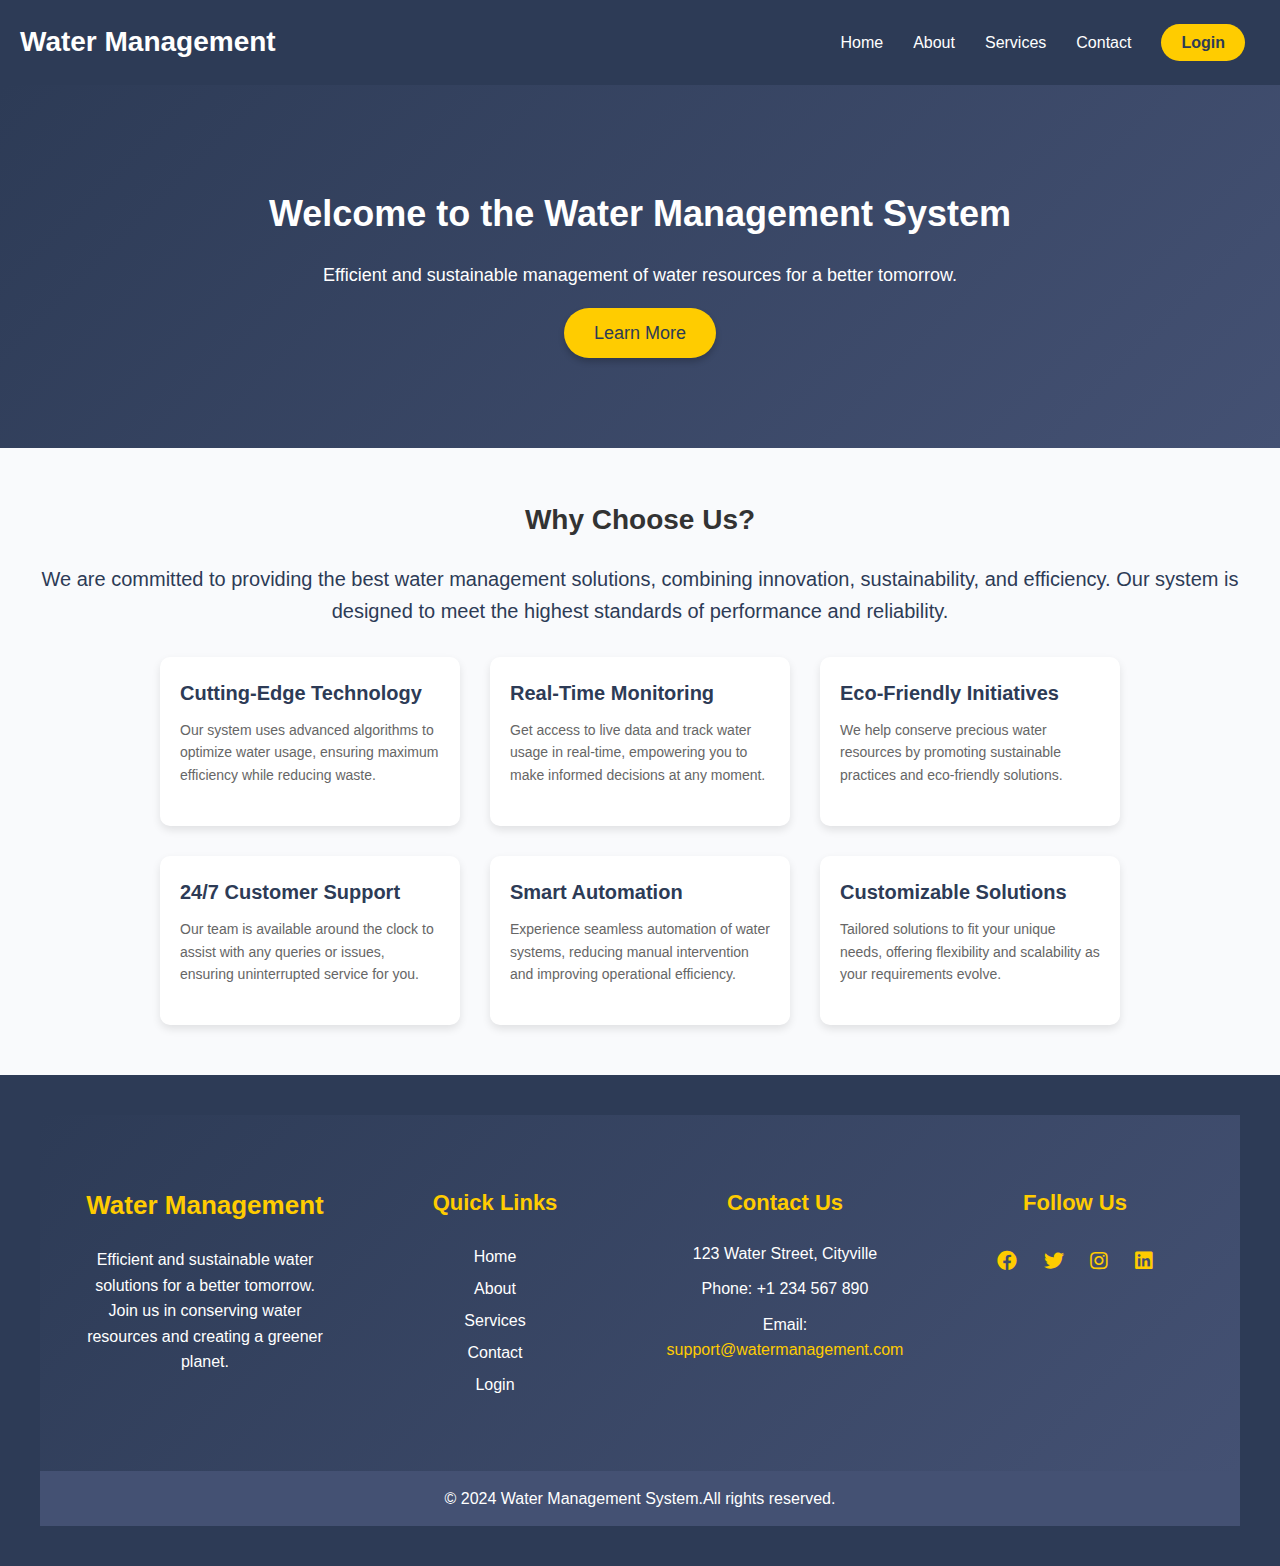
<file: front-page/index.html>
<!DOCTYPE html>
<html lang="en">
<head>
    <meta charset="UTF-8">
    <meta name="viewport" content="width=device-width, initial-scale=1.0">
    <title>Water Management System</title>
    <style>
        * {
            margin: 0;
            padding: 0;
            box-sizing: border-box;
            font-family: 'Arial', sans-serif;
        }

        :root {
            --primary-color: #2d3b56;
            --secondary-color: #ffcc00;
            --accent-color: #445173;
            --text-light: #fff;
            --text-dark: #333;
            --text-muted: #666;
            --background-light: #f9fafc;
            --gradient: linear-gradient(135deg, #2d3b56, #445173);
        }

        /* Body Styling */
        body {
            font-family: 'Arial', sans-serif;
            background-color: var(--background-light);
            line-height: 1.6;
        }

        /* Header Section */
        header {
            background: var(--primary-color);
            color: var(--text-light);
            padding: 20px;
            display: flex;
            justify-content: space-between;
            align-items: center;
            box-shadow: 0 4px 8px rgba(0, 0, 0, 0.1);
        }

        header .logo h1 {
            font-size: 28px;
            font-weight: 700;
        }

        nav ul {
            list-style: none;
            display: flex;
        }

        nav ul li {
            margin: 0 15px;
        }

        nav ul li a {
            text-decoration: none;
            color: var(--text-light);
            font-size: 16px;
            font-weight: 500;
            position: relative;
            transition: color 0.3s ease;
        }

        nav ul li a::after {
            content: '';
            position: absolute;
            width: 0;
            height: 2px;
            background-color: var(--secondary-color);
            left: 50%;
            bottom: -5px;
            transition: width 0.3s ease, left 0.3s ease;
        }

        nav ul li a:hover::after {
            width: 100%;
            left: 0;
        }

        nav .login-btn {
            background-color: var(--secondary-color);
            padding: 10px 20px;
            border-radius: 20px;
            font-weight: 600;
            color: var(--primary-color);
            transition: background-color 0.3s ease;
        }

        nav .login-btn:hover {
            background-color: #e6b800;
        }

        /* Front Page Section */
        .front-page {
            text-align: center;
            padding: 100px 20px;
            background: var(--gradient);
            color: var(--text-light);
        }

        .front-page h2 {
            font-size: 36px;
            margin-bottom: 20px;
        }

        .front-page p {
            font-size: 18px;
            margin-bottom: 30px;
            line-height: 1.5;
        }

        .front-page .cta-button {
            background-color: var(--secondary-color);
            padding: 15px 30px;
            color: var(--primary-color);
            font-size: 18px;
            text-decoration: none;
            border-radius: 30px;
            box-shadow: 0 4px 6px rgba(0, 0, 0, 0.2);
            transition: background-color 0.3s ease, transform 0.3s ease;
        }

        .front-page .cta-button:hover {
            background-color: #e6b800;
            transform: translateY(-3px);
        }

        /* Updated Features Section */
        .content-section {
            padding: 50px 20px;
            background-color: var(--background-light);
            color: var(--text-dark);
            text-align: center;
        }

        .content-section h3 {
            font-size: 28px;
            margin-bottom: 20px;
        }

        .content-section p {
            font-size: 16px;
            margin-bottom: 20px;
        }

        .content-section .features {
            display: flex;
            justify-content: center;
            gap: 30px;
            flex-wrap: wrap;
        }

        .content-section .feature {
            background: #fff;
            padding: 20px;
            border-radius: 10px;
            box-shadow: 0 4px 8px rgba(0, 0, 0, 0.1);
            width: 300px;
            text-align: left;
            transition: transform 0.3s ease;
        }

        .content-section .feature:hover {
            transform: translateY(-5px);
        }

        .content-section .feature h4 {
            font-size: 20px;
            margin-bottom: 10px;
            color: var(--primary-color);
        }

        .content-section .feature p {
            font-size: 14px;
            color: var(--text-muted);
        }

        /* Footer Section */
        footer {
            background: var(--primary-color);
            color: var(--text-light);
            padding: 20px;
            text-align: center;
        }

        footer .social-icons a {
            margin: 0 10px;
            color: var(--text-light);
            font-size: 20px;
        }

        footer .social-icons a:hover {
            color: var(--secondary-color);
        }

       
    </style>
</head>
<body>
    <!-- Header/Navbar Section -->
    <header>
        <div class="logo">
            <h1>Water Management</h1>
        </div>
        <nav>
            <ul>
                <li><a href="index.html">Home</a></li>
                <li><a href="about.html">About</a></li>
                <li><a href="service.html">Services</a></li>
                <li><a href="contact.html">Contact</a></li>
                <li><a href="../login/otherlogin.php" class="login-btn">Login</a></li>
            </ul>
        </nav>
    </header>

    <!-- Front Page Section -->
    <section class="front-page">
        <h2>Welcome to the Water Management System</h2>
        <p>Efficient and sustainable management of water resources for a better tomorrow.</p>
        <a href="#learn-more" class="cta-button">Learn More</a>
    </section>

    <section class="content-section">
        <h3>Why Choose Us?</h3>
        <p style="font-size: 20px; color: var(--primary-color); margin-bottom: 30px;">
            We are committed to providing the best water management solutions, combining innovation, sustainability, and efficiency. Our system is designed to meet the highest standards of performance and reliability.
        </p>
        <div class="features">
            <div class="feature">
                <h4>Cutting-Edge Technology</h4>
                <p>Our system uses advanced algorithms to optimize water usage, ensuring maximum efficiency while reducing waste.</p>
            </div>
            <div class="feature">
                <h4>Real-Time Monitoring</h4>
                <p>Get access to live data and track water usage in real-time, empowering you to make informed decisions at any moment.</p>
            </div>
            <div class="feature">
                <h4>Eco-Friendly Initiatives</h4>
                <p>We help conserve precious water resources by promoting sustainable practices and eco-friendly solutions.</p>
            </div>
            <div class="feature">
                <h4>24/7 Customer Support</h4>
                <p>Our team is available around the clock to assist with any queries or issues, ensuring uninterrupted service for you.</p>
            </div>
            <div class="feature">
                <h4>Smart Automation</h4>
                <p>Experience seamless automation of water systems, reducing manual intervention and improving operational efficiency.</p>
            </div>
            <div class="feature">
                <h4>Customizable Solutions</h4>
                <p>Tailored solutions to fit your unique needs, offering flexibility and scalability as your requirements evolve.</p>
            </div>
        </div>
    </section>

    <!-- Footer Section -->
    <footer>
    <footer>
    <div style="display: flex; flex-wrap: wrap; justify-content: space-between; align-items: flex-start; padding: 50px 20px; background: var(--gradient); color: var(--text-light);">
        <div style="flex: 1; min-width: 250px; margin: 20px;">
            <h3 style="font-size: 26px; margin-bottom: 20px; color: var(--secondary-color);">Water Management</h3>
            <p style="font-size: 16px; color: var(--text-light);">Efficient and sustainable water solutions for a better tomorrow. Join us in conserving water resources and creating a greener planet.</p>
        </div>
        
        <div style="flex: 1; min-width: 250px; margin: 20px;">
            <h4 style="font-size: 22px; margin-bottom: 20px; color: var(--secondary-color);">Quick Links</h4>
            <ul style="list-style: none; padding: 0; line-height: 2;">
                <li><a href="#home" style="text-decoration: none; color: var(--text-light); transition: color 0.3s ease;">Home</a></li>
                <li><a href="about.html" style="text-decoration: none; color: var(--text-light); transition: color 0.3s ease;">About</a></li>
                <li><a href="service.html" style="text-decoration: none; color: var(--text-light); transition: color 0.3s ease;">Services</a></li>
                <li><a href="contact.html" style="text-decoration: none; color: var(--text-light); transition: color 0.3s ease;">Contact</a></li>
                <li><a href="#login" style="text-decoration: none; color: var(--text-light); transition: color 0.3s ease;">Login</a></li>
            </ul>
        </div>

        <div style="flex: 1; min-width: 250px; margin: 20px;">
            <h4 style="font-size: 22px; margin-bottom: 20px; color: var(--secondary-color);">Contact Us</h4>
            <p style="font-size: 16px; color: var(--text-light); margin-bottom: 10px;">123 Water Street, Cityville</p>
            <p style="font-size: 16px; color: var(--text-light); margin-bottom: 10px;">Phone: +1 234 567 890</p>
            <p style="font-size: 16px; color: var(--text-light);">Email: <a href="mailto:support@watermanagement.com" style="color: var(--secondary-color); text-decoration: none;">support@watermanagement.com</a></p>
        </div>

        <!-- Social Media Icons -->
        <div style="flex: 1; min-width: 250px; margin: 20px; text-align: center;">
            <h4 style="font-size: 22px; margin-bottom: 20px; color: var(--secondary-color);">Follow Us</h4>
            <div class="social-icons" style="font-size: 24px;">
                <a href="#" style="margin: 0 10px; color: var(--secondary-color); transition: color 0.3s ease;"><i class="fab fa-facebook"></i></a>
                <a href="#" style="margin: 0 10px; color: var(--secondary-color); transition: color 0.3s ease;"><i class="fab fa-twitter"></i></a>
                <a href="#" style="margin: 0 10px; color: var(--secondary-color); transition: color 0.3s ease;"><i class="fab fa-instagram"></i></a>
                <a href="#" style="margin: 0 10px; color: var(--secondary-color); transition: color 0.3s ease;"><i class="fab fa-linkedin"></i></a>
            </div>
        </div>
    </div>
    <div style="background: var(--accent-color); color: var(--text-light); text-align: center; padding: 15px;">
        <p style="font-size: 16px;">&copy; 2024 Water Management System.All rights reserved.</p>
    </div>
</footer>

<!-- Add the following to your <head> to use Font Awesome for social media icons -->
<link rel="stylesheet" href="https://cdnjs.cloudflare.com/ajax/libs/font-awesome/5.15.4/css/all.min.css">

    </footer>
</body>
</html>
</file>
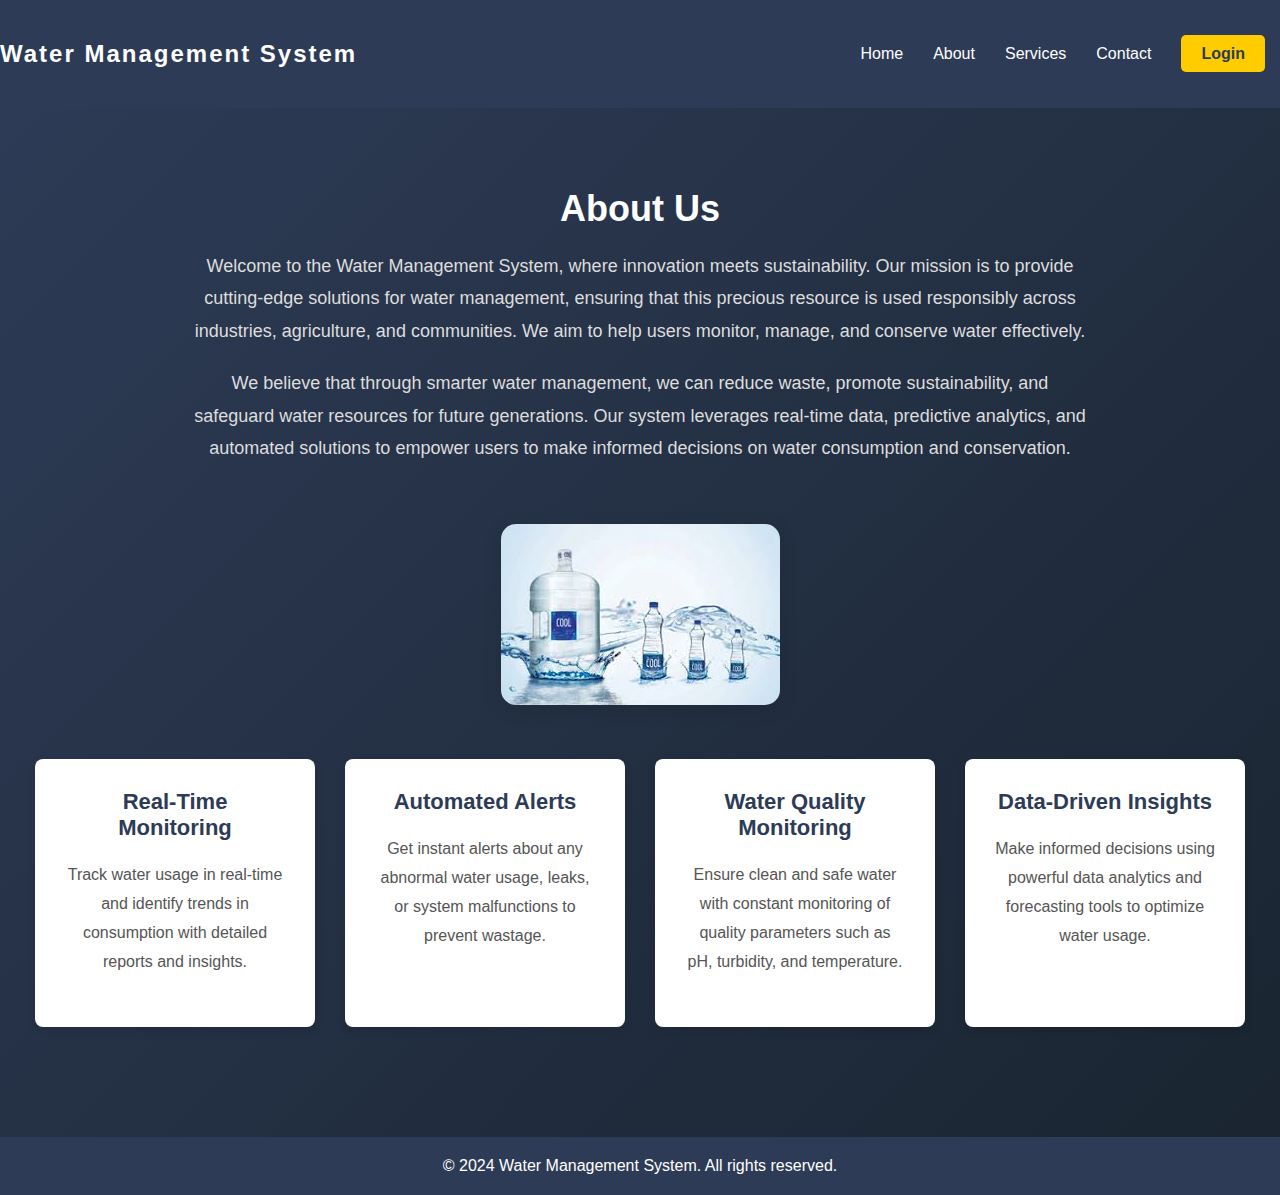
<file: front-page/about.html>
<!DOCTYPE html>
    <html lang="en">
    <head>
        <meta charset="UTF-8">
        <meta name="viewport" content="width=device-width, initial-scale=1.0">
        <title>Water Management System</title>
        <style>
            /* Basic Reset */
            * {
                margin: 0;
                padding: 0;
                box-sizing: border-box;
            }
    
            /* Header Style */
            header {
                background-color: #2d3b56;
                color: white;
                padding: 20px;
                display: flex;
                justify-content: space-between;
                align-items: center;
                box-shadow: 0 4px 8px rgba(0, 0, 0, 0.1);
            }
    
            /* Logo Styling */
            header .logo h1 {
                font-family: 'Arial', sans-serif;
                font-size: 24px;
                font-weight: 700;
                letter-spacing: 2px;
            }
    
            /* Navigation Styling */
            nav ul {
                list-style: none;
                display: flex;
            }
    
            nav ul li {
                margin: 0 15px;
            }
    
            nav ul li a {
                text-decoration: none;
                color: white;
                font-family: 'Arial', sans-serif;
                font-size: 16px;
                font-weight: 500;
                transition: color 0.3s ease;
            }
    
            nav ul li a:hover {
                color: #ffcc00; /* Gold hover effect */
            }
    
            /* Login Button Styling */
            nav .login-btn {
                background-color: #ffcc00;
                padding: 10px 20px;
                border-radius: 5px;
                font-weight: 600;
                color: #2d3b56;
                transition: background-color 0.3s ease;
            }
    
            nav .login-btn:hover {
                background-color: #e6b800;
            }
    
            /* Front Page Section */
            .front-page {
                text-align: center;
                padding: 50px;
                background-color: #f1f1f1;
            }
    
            .front-page h2 {
                font-size: 30px;
                color: #333;
                margin-bottom: 20px;
            }
    
            .front-page p {
                font-size: 18px;
                color: #666;
                margin-bottom: 30px;
            }
    
            .front-page .cta-button {
                background-color: #ffcc00;
                padding: 15px 30px;
                color: #2d3b56;
                font-size: 18px;
                text-decoration: none;
                border-radius: 5px;
                transition: background-color 0.3s ease;
            }
    
            .front-page .cta-button:hover {
                background-color: #e6b800;
            }
    
            /* Footer Style */
            footer {
                background-color: #2d3b56;
                color: white;
                padding: 20px;
                text-align: center;
            }
            * {
            margin: 0;
            padding: 0;
            box-sizing: border-box;
        }

        body {
            font-family: 'Segoe UI', Tahoma, Geneva, Verdana, sans-serif;
            background-color: #f8f8f8;
            color: #333;
        }

        header {
            background-color: #2d3b56;
            color: white;
            padding: 40px 0;
            text-align: center;
        }

        header h1 {
            font-size: 32px;
            font-weight: 700;
        }

        /* About Section */
        .about-section {
            padding: 80px 20px;
            background: linear-gradient(135deg, #2d3b56, #1a2531);
            color: white;
            text-align: center;
        }

        .about-section h2 {
            font-size: 36px;
            margin-bottom: 20px;
            font-weight: bold;
        }

        .about-section p {
            font-size: 18px;
            color: #ddd;
            line-height: 1.8;
            max-width: 900px;
            margin: 20px auto;
        }

        .about-img {
            margin-top: 40px;
            max-width: 100%;
            height: auto;
            border-radius: 15px;
            box-shadow: 0 4px 20px rgba(0, 0, 0, 0.1);
        }

        .about-features {
            margin-top: 50px;
            display: flex;
            justify-content: space-around;
            flex-wrap: wrap;
        }

        .feature-item {
            background-color: #ffffff;
            color: #2d3b56;
            padding: 30px;
            width: 280px;
            text-align: center;
            margin-bottom: 30px;
            border-radius: 8px;
            box-shadow: 0 4px 10px rgba(0, 0, 0, 0.1);
            transition: all 0.3s ease;
        }

        .feature-item h3 {
            font-size: 22px;
            margin-bottom: 15px;
        }

        .feature-item p {
            font-size: 16px;
            color: #555;
        }

        .feature-item:hover {
            transform: translateY(-10px);
            box-shadow: 0 6px 15px rgba(0, 0, 0, 0.15);
        }

        footer {
            background-color: #2d3b56;
            color: white;
            padding: 20px;
            text-align: center;
        }

        footer p {
            font-size: 16px;
        }


        </style>
    </head>
    <body>
    
        <!-- Header/Navbar Section -->
        <header>
            <div class="logo">
                <h1>Water Management System</h1>
            </div>
            <nav>
                <ul>
                    <li><a href="index.html">Home</a></li>
                    <li><a href="about.html">About</a></li>
                    <li><a href="service.html">Services</a></li>
                    <li><a href="contact.html">Contact</a></li>
                    <li><a href="#login" class="login-btn">Login</a></li>
                </ul>
            </nav>
        </header>

    <!-- About Us Section -->
    <section class="about-section">
        <h2>About Us</h2>
        <p>
            Welcome to the Water Management System, where innovation meets sustainability. Our mission is to provide 
            cutting-edge solutions for water management, ensuring that this precious resource is used responsibly across 
            industries, agriculture, and communities. We aim to help users monitor, manage, and conserve water effectively.
        </p>
        <p>
            We believe that through smarter water management, we can reduce waste, promote sustainability, and safeguard 
            water resources for future generations. Our system leverages real-time data, predictive analytics, and automated 
            solutions to empower users to make informed decisions on water consumption and conservation.
        </p>
        <!-- Add an image (e.g., a relevant water-related image or graph) -->
        <img src="download.jpg" alt="Water Management" class="about-img">

        <!-- Key Features -->
        <div class="about-features">
            <div class="feature-item">
                <h3>Real-Time Monitoring</h3>
                <p>Track water usage in real-time and identify trends in consumption with detailed reports and insights.</p>
            </div>
            <div class="feature-item">
                <h3>Automated Alerts</h3>
                <p>Get instant alerts about any abnormal water usage, leaks, or system malfunctions to prevent wastage.</p>
            </div>
            <div class="feature-item">
                <h3>Water Quality Monitoring</h3>
                <p>Ensure clean and safe water with constant monitoring of quality parameters such as pH, turbidity, and temperature.</p>
            </div>
            <div class="feature-item">
                <h3>Data-Driven Insights</h3>
                <p>Make informed decisions using powerful data analytics and forecasting tools to optimize water usage.</p>
            </div>
        </div>
    </section>

    <!-- Footer -->
    <footer>
        <p>&copy; 2024 Water Management System. All rights reserved.</p>
    </footer>

</body>
</html>
</file>
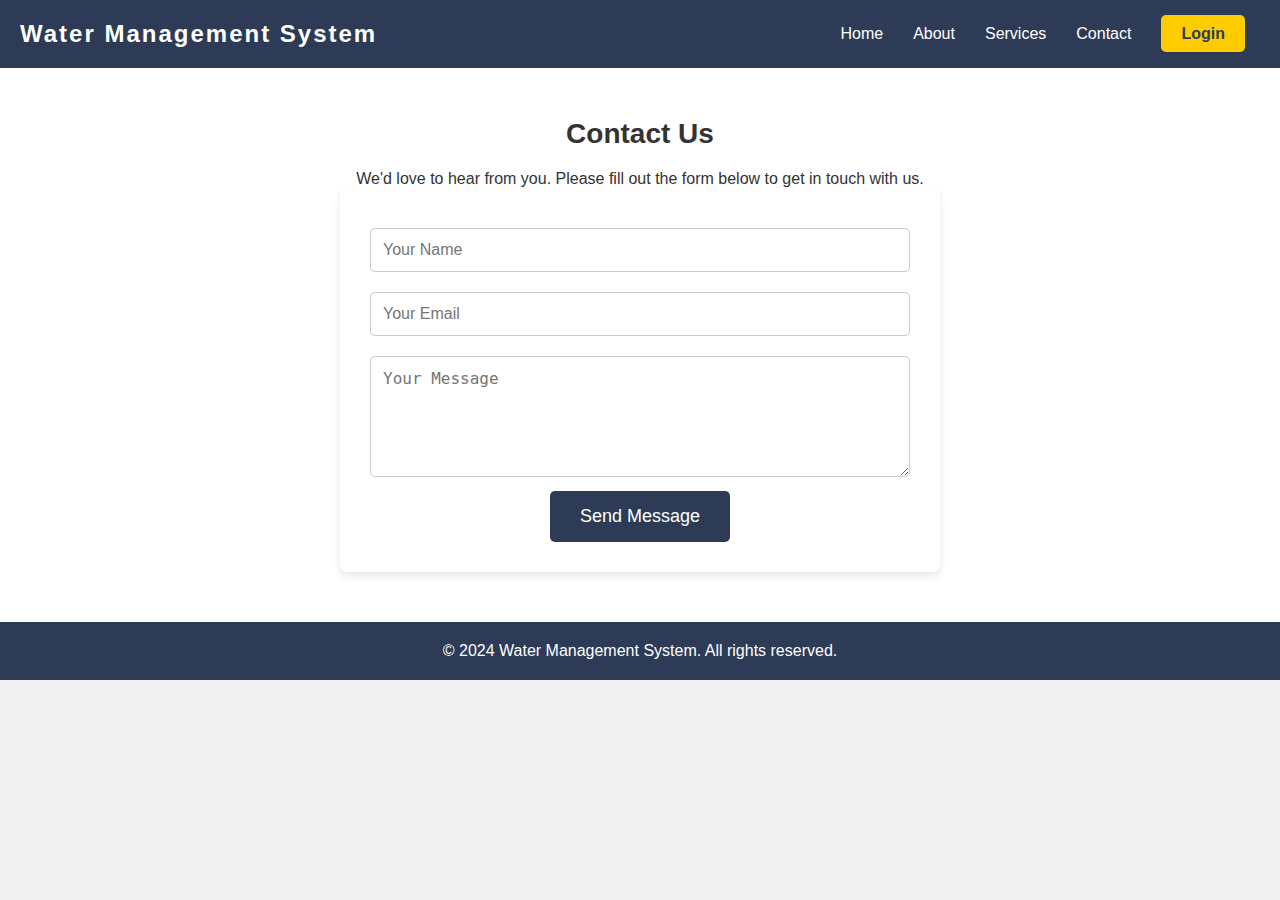
<file: front-page/contact.html>
<!DOCTYPE html>
<html lang="en">
<head>
    <meta charset="UTF-8">
    <meta name="viewport" content="width=device-width, initial-scale=1.0">
    <title>Water Management System</title>
    <style>
        /* Basic Reset */
        * {
            margin: 0;
            padding: 0;
            box-sizing: border-box;
        }

        /* Header Style */
        header {
            background-color: #2d3b56;
            color: white;
            padding: 20px;
            display: flex;
            justify-content: space-between;
            align-items: center;
            box-shadow: 0 4px 8px rgba(0, 0, 0, 0.1);
        }

        /* Logo Styling */
        header .logo h1 {
            font-family: 'Arial', sans-serif;
            font-size: 24px;
            font-weight: 700;
            letter-spacing: 2px;
        }

        /* Navigation Styling */
        nav ul {
            list-style: none;
            display: flex;
        }

        nav ul li {
            margin: 0 15px;
        }

        nav ul li a {
            text-decoration: none;
            color: white;
            font-family: 'Arial', sans-serif;
            font-size: 16px;
            font-weight: 500;
            transition: color 0.3s ease;
        }

        nav ul li a:hover {
            color: #ffcc00; /* Gold hover effect */
        }

        /* Login Button Styling */
        nav .login-btn {
            background-color: #ffcc00;
            padding: 10px 20px;
            border-radius: 5px;
            font-weight: 600;
            color: #2d3b56;
            transition: background-color 0.3s ease;
        }

        nav .login-btn:hover {
            background-color: #e6b800;
        }

        /* Front Page Section */
        .front-page {
            text-align: center;
            padding: 50px;
            background-color: #f1f1f1;
        }

        .front-page h2 {
            font-size: 30px;
            color: #333;
            margin-bottom: 20px;
        }

        .front-page p {
            font-size: 18px;
            color: #666;
            margin-bottom: 30px;
        }

        .front-page .cta-button {
            background-color: #ffcc00;
            padding: 15px 30px;
            color: #2d3b56;
            font-size: 18px;
            text-decoration: none;
            border-radius: 5px;
            transition: background-color 0.3s ease;
        }

        .front-page .cta-button:hover {
            background-color: #e6b800;
        }

        /* Footer Style */
        footer {
            background-color: #2d3b56;
            color: white;
            padding: 20px;
            text-align: center;
        }
        * {
        margin: 0;
        padding: 0;
        box-sizing: border-box;
    }

    body {
        font-family: 'Segoe UI', Tahoma, Geneva, Verdana, sans-serif;
        background-color: #f8f8f8;
        color: #333;
    }

    header {
        background-color: #2d3b56;
        color: white;
        padding: 40px 0;
        text-align: center;
    }

    header h1 {
        font-size: 32px;
        font-weight: 700;
    }

    /* About Section */
    .about-section {
        padding: 80px 20px;
        background: linear-gradient(135deg, #2d3b56, #1a2531);
        color: white;
        text-align: center;
    }

    .about-section h2 {
        font-size: 36px;
        margin-bottom: 20px;
        font-weight: bold;
    }

    .about-section p {
        font-size: 18px;
        color: #ddd;
        line-height: 1.8;
        max-width: 900px;
        margin: 20px auto;
    }

    .about-img {
        margin-top: 40px;
        max-width: 100%;
        height: auto;
        border-radius: 15px;
        box-shadow: 0 4px 20px rgba(0, 0, 0, 0.1);
    }

    .about-features {
        margin-top: 50px;
        display: flex;
        justify-content: space-around;
        flex-wrap: wrap;
    }

    .feature-item {
        background-color: #ffffff;
        color: #2d3b56;
        padding: 30px;
        width: 280px;
        text-align: center;
        margin-bottom: 30px;
        border-radius: 8px;
        box-shadow: 0 4px 10px rgba(0, 0, 0, 0.1);
        transition: all 0.3s ease;
    }

    .feature-item h3 {
        font-size: 22px;
        margin-bottom: 15px;
    }

    .feature-item p {
        font-size: 16px;
        color: #555;
    }

    .feature-item:hover {
        transform: translateY(-10px);
        box-shadow: 0 6px 15px rgba(0, 0, 0, 0.15);
    }

    footer {
        background-color: #2d3b56;
        color: white;
        padding: 20px;
        text-align: center;
    }

    footer p {
        font-size: 16px;
    }
    * {
            margin: 0;
            padding: 0;
            box-sizing: border-box;
        }

        body {
            font-family: Arial, sans-serif;
            background-color: #f1f1f1;
            color: #333;
        }

        header {
            background-color: #2d3b56;
            color: white;
            padding: 20px;
            text-align: center;
        }

        header h1 {
            font-size: 24px;
            font-weight: 700;
        }

        .contact-section {
            padding: 50px;
            background-color: white;
            text-align: center;
        }

        .contact-section h2 {
            font-size: 28px;
            margin-bottom: 20px;
        }

        .contact-form {
            max-width: 600px;
            margin: 0 auto;
            background-color: #fff;
            padding: 30px;
            border-radius: 8px;
            box-shadow: 0 4px 8px rgba(0, 0, 0, 0.1);
        }

        .contact-form input,
        .contact-form textarea {
            width: 100%;
            padding: 12px;
            margin: 10px 0;
            border-radius: 5px;
            border: 1px solid #ccc;
            font-size: 16px;
        }

        .contact-form button {
            background-color: #2d3b56;
            color: white;
            padding: 15px 30px;
            border: none;
            font-size: 18px;
            cursor: pointer;
            border-radius: 5px;
            transition: background-color 0.3s ease;
        }

        .contact-form button:hover {
            background-color: #ffcc00;
        }

        footer {
            background-color: #2d3b56;
            color: white;
            padding: 20px;
            text-align: center;
        }


    </style>
</head>
<body>

    <!-- Header/Navbar Section -->
    <header>
        <div class="logo">
            <h1>Water Management System</h1>
        </div>
        <nav>
            <ul>
                <li><a href="index.html">Home</a></li>
                <li><a href="about.html">About</a></li>
                <li><a href="service.html">Services</a></li>
                <li><a href="contact.html">Contact</a></li>
                <li><a href="#login" class="login-btn">Login</a></li>
            </ul>
        </nav>
    </header>

</head>
<body>

   

    <!-- Contact Us Section -->
    <section class="contact-section">
        <h2>Contact Us</h2>
        <p>We'd love to hear from you. Please fill out the form below to get in touch with us.</p>

        <div class="contact-form">
            <form action="#" method="post">
                <input type="text" name="name" placeholder="Your Name" required>
                <input type="email" name="email" placeholder="Your Email" required>
                <textarea name="message" placeholder="Your Message" rows="5" required></textarea>
                <button type="submit">Send Message</button>
            </form>
        </div>
    </section>

    <!-- Footer -->
    <footer>
        <p>&copy; 2024 Water Management System. All rights reserved.</p>
    </footer>

</body>
</html>
</file>
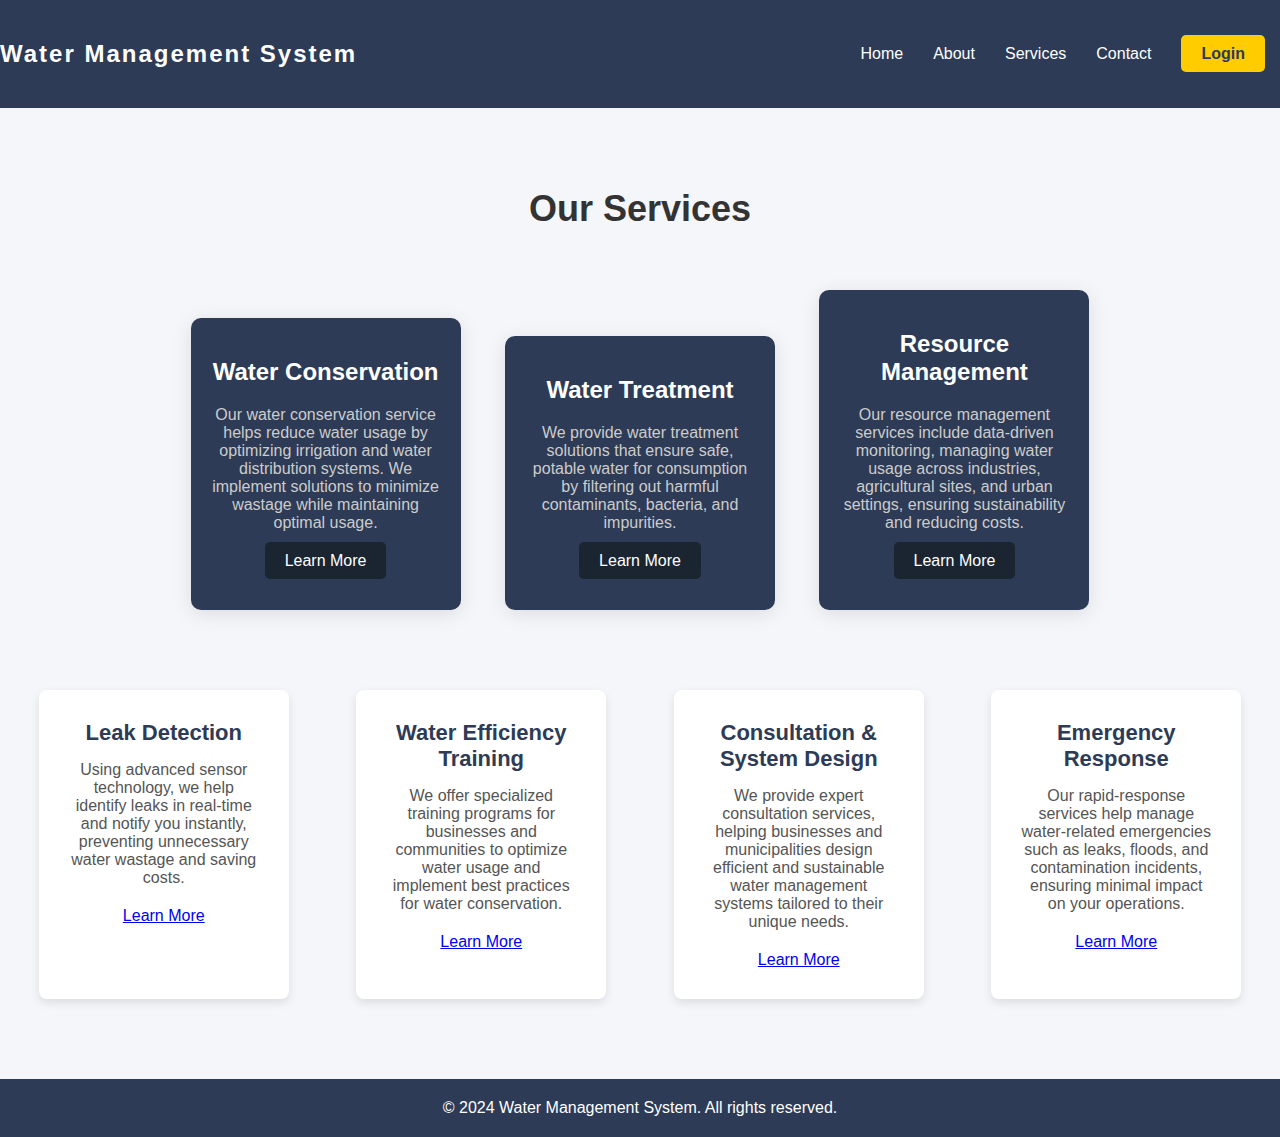
<file: front-page/service.html>
<!DOCTYPE html>
<html lang="en">
<head>
    <meta charset="UTF-8">
    <meta name="viewport" content="width=device-width, initial-scale=1.0">
    <!-- <title>Water Management System</title> -->
    <style>
        /* Basic Reset */
        * {
            margin: 0;
            padding: 0;
            box-sizing: border-box;
        }

        /* Header Style */
        header {
            background-color: #2d3b56;
            color: white;
            padding: 20px;
            display: flex;
            justify-content: space-between;
            align-items: center;
            box-shadow: 0 4px 8px rgba(0, 0, 0, 0.1);
        }

        /* Logo Styling */
        header .logo h1 {
            font-family: 'Arial', sans-serif;
            font-size: 24px;
            font-weight: 700;
            letter-spacing: 2px;
        }

        /* Navigation Styling */
        nav ul {
            list-style: none;
            display: flex;
        }

        nav ul li {
            margin: 0 15px;
        }

        nav ul li a {
            text-decoration: none;
            color: white;
            font-family: 'Arial', sans-serif;
            font-size: 16px;
            font-weight: 500;
            transition: color 0.3s ease;
        }

        nav ul li a:hover {
            color: #ffcc00; /* Gold hover effect */
        }

        /* Login Button Styling */
        nav .login-btn {
            background-color: #ffcc00;
            padding: 10px 20px;
            border-radius: 5px;
            font-weight: 600;
            color: #2d3b56;
            transition: background-color 0.3s ease;
        }

        nav .login-btn:hover {
            background-color: #e6b800;
        }

        /* Front Page Section */
        .front-page {
            text-align: center;
            padding: 50px;
            background-color: #f1f1f1;
        }

        .front-page h2 {
            font-size: 30px;
            color: #333;
            margin-bottom: 20px;
        }

        .front-page p {
            font-size: 18px;
            color: #666;
            margin-bottom: 30px;
        }

        .front-page .cta-button {
            background-color: #ffcc00;
            padding: 15px 30px;
            color: #2d3b56;
            font-size: 18px;
            text-decoration: none;
            border-radius: 5px;
            transition: background-color 0.3s ease;
        }

        .front-page .cta-button:hover {
            background-color: #e6b800;
        }

        /* Footer Style */
        footer {
            background-color: #2d3b56;
            color: white;
            padding: 20px;
            text-align: center;
        }
        * {
            margin: 0;
            padding: 0;
            box-sizing: border-box;
        }

        body {
            font-family: 'Segoe UI', Tahoma, Geneva, Verdana, sans-serif;
            background-color: #f8f8f8;
            color: #333;
        }

        header {
            background-color: #2d3b56;
            color: white;
            padding: 40px 0;
            text-align: center;
        }

        header h1 {
            font-size: 32px;
            font-weight: 700;
        }

        .services-section {
            padding: 80px 20px;
            text-align: center;
            background-color: #f4f6f9;
        }

        .services-section h2 {
            font-size: 36px;
            margin-bottom: 40px;
            font-weight: bold;
        }

        .service-item {
            display: inline-block;
            width: 270px;
            background-color: #2d3b56;
            color: white;
            padding: 40px 20px;
            margin: 20px;
            border-radius: 10px;
            box-shadow: 0 4px 20px rgba(0, 0, 0, 0.1);
            transition: all 0.3s ease-in-out;
            cursor: pointer;
            text-align: center;
        }

        .service-item:hover {
            transform: translateY(-10px);
            box-shadow: 0 6px 30px rgba(0, 0, 0, 0.15);
        }

        .service-item h3 {
            font-size: 24px;
            margin-bottom: 20px;
            font-weight: bold;
        }

        .service-item p {
            font-size: 16px;
            color: #ccc;
            margin-bottom: 20px;
        }

        .service-item .btn {
            background-color: #1a2531;
            padding: 10px 20px;
            color: white;
            text-decoration: none;
            border-radius: 5px;
            transition: background-color 0.3s ease;
        }

        .service-item .btn:hover {
            background-color: #2d3b56;
        }

        /* Additional Services Section */
        .additional-services {
            margin-top: 60px;
            display: flex;
            justify-content: space-around;
            flex-wrap: wrap;
            gap: 30px;
        }

        .additional-service {
            background-color: #ffffff;
            color: #2d3b56;
            padding: 30px;
            width: 250px;
            text-align: center;
            border-radius: 8px;
            box-shadow: 0 4px 10px rgba(0, 0, 0, 0.1);
            transition: all 0.3s ease-in-out;
        }

        .additional-service h4 {
            font-size: 22px;
            margin-bottom: 15px;
            font-weight: 700;
        }

        .additional-service p {
            font-size: 16px;
            color: #555;
            margin-bottom: 20px;
        }

        .additional-service:hover {
            transform: translateY(-10px);
            box-shadow: 0 6px 15px rgba(0, 0, 0, 0.15);
        }

        footer {
            background-color: #2d3b56;
            color: white;
            padding: 20px;
            text-align: center;
        }

        footer p {
            font-size: 16px;
        }
    </style>
</head>
<body>

    <!-- Header/Navbar Section -->
    <header>
        <div class="logo">
            <h1>Water Management System</h1>
        </div>
        <nav>
            <ul>
                <li><a href="index.html">Home</a></li>
                <li><a href="about.html">About</a></li>
                <li><a href="service.html">Services</a></li>
                <li><a href="contact.html">Contact</a></li>
                <li><a href="../login/otherlogin.php" class="login-btn">Login</a></li>
            </ul>
        </nav>
    </header>

        
    </style>
</head>
<body>


    <!-- Services Section -->
    <section class="services-section">
        <h2>Our Services</h2>
        <div class="service-item">
            <h3>Water Conservation</h3>
            <p>
                Our water conservation service helps reduce water usage by optimizing irrigation and water 
                distribution systems. We implement solutions to minimize wastage while maintaining optimal usage.
            </p>
            <a href="#" class="btn">Learn More</a>
        </div>

        <div class="service-item">
            <h3>Water Treatment</h3>
            <p>
                We provide water treatment solutions that ensure safe, potable water for consumption by filtering 
                out harmful contaminants, bacteria, and impurities.
            </p>
            <a href="#" class="btn">Learn More</a>
        </div>

        <div class="service-item">
            <h3>Resource Management</h3>
            <p>
                Our resource management services include data-driven monitoring, managing water usage across 
                industries, agricultural sites, and urban settings, ensuring sustainability and reducing costs.
            </p>
            <a href="#" class="btn">Learn More</a>
        </div>

        <!-- Additional Services Section -->
        <div class="additional-services">
            <div class="additional-service">
                <h4>Leak Detection</h4>
                <p>
                    Using advanced sensor technology, we help identify leaks in real-time and notify you instantly, 
                    preventing unnecessary water wastage and saving costs.
                </p>
                <a href="#" class="btn">Learn More</a>
            </div>

            <div class="additional-service">
                <h4>Water Efficiency Training</h4>
                <p>
                    We offer specialized training programs for businesses and communities to optimize water usage 
                    and implement best practices for water conservation.
                </p>
                <a href="#" class="btn">Learn More</a>
            </div>

            <div class="additional-service">
                <h4>Consultation & System Design</h4>
                <p>
                    We provide expert consultation services, helping businesses and municipalities design efficient 
                    and sustainable water management systems tailored to their unique needs.
                </p>
                <a href="#" class="btn">Learn More</a>
            </div>

            <div class="additional-service">
                <h4>Emergency Response</h4>
                <p>
                    Our rapid-response services help manage water-related emergencies such as leaks, floods, and 
                    contamination incidents, ensuring minimal impact on your operations.
                </p>
                <a href="#" class="btn">Learn More</a>
            </div>
        </div>
    </section>

    <!-- Footer -->
    <footer>
        <p>&copy; 2024 Water Management System. All rights reserved.</p>
    </footer>

</body>
</html>
</file>
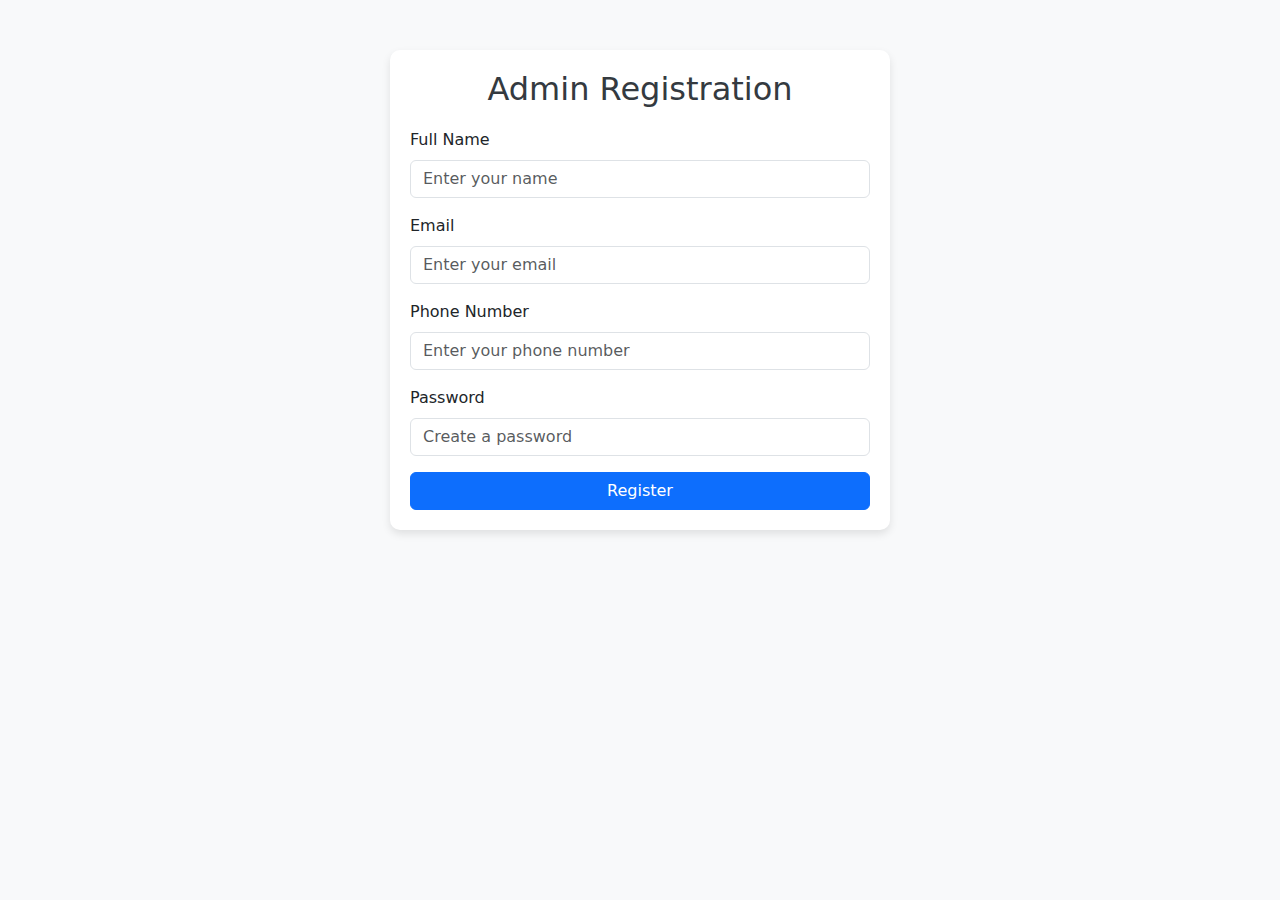
<file: register/admin/admin_register.html>
<!DOCTYPE html>
<html lang="en">
<head>
  <meta charset="UTF-8">
  <meta name="viewport" content="width=device-width, initial-scale=1.0">
  <title>Admin Registration</title>
  <!-- Bootstrap CSS -->
  <link href="https://cdn.jsdelivr.net/npm/bootstrap@5.3.1/dist/css/bootstrap.min.css" rel="stylesheet">
  <style>
    body {
      background-color: #f8f9fa;
    }
    .form-container {
      max-width: 500px;
      margin: 50px auto;
      background: white;
      padding: 20px;
      border-radius: 10px;
      box-shadow: 0 4px 8px rgba(0, 0, 0, 0.1);
    }
    .form-title {
      text-align: center;
      margin-bottom: 20px;
      color: #343a40;
    }
  </style>
</head>
<body> 
  <div class="container">
    <div class="form-container">
      <h2 class="form-title">Admin Registration</h2>
      <form action="admin_register.php" method="POST"  autocomplete="off">
        <div class="mb-3">
          <label for="name" class="form-label">Full Name</label>
          <input type="text" class="form-control" id="name" name="name" placeholder="Enter your name" required>
        </div>
        <div class="mb-3">
          <label for="email" class="form-label">Email</label>
          <input type="email" class="form-control" id="email" name="email" placeholder="Enter your email" required>
        </div>
        <div class="mb-3">
          <label for="phone" class="form-label">Phone Number</label>
          <input type="tel" class="form-control" id="phone" name="phone" placeholder="Enter your phone number" required>
        </div>
        <div class="mb-3">
          <label for="password" class="form-label">Password</label>
          <input type="password" class="form-control" id="password" name="password" placeholder="Create a password" required>
        </div>
        <button type="submit" class="btn btn-primary w-100">Register</button>
      </form>
    </div>
  </div>
  <!-- Bootstrap JS Bundle -->
  <script src="https://cdn.jsdelivr.net/npm/bootstrap@5.3.1/dist/js/bootstrap.bundle.min.js"></script>
</body>
</html>
</file>
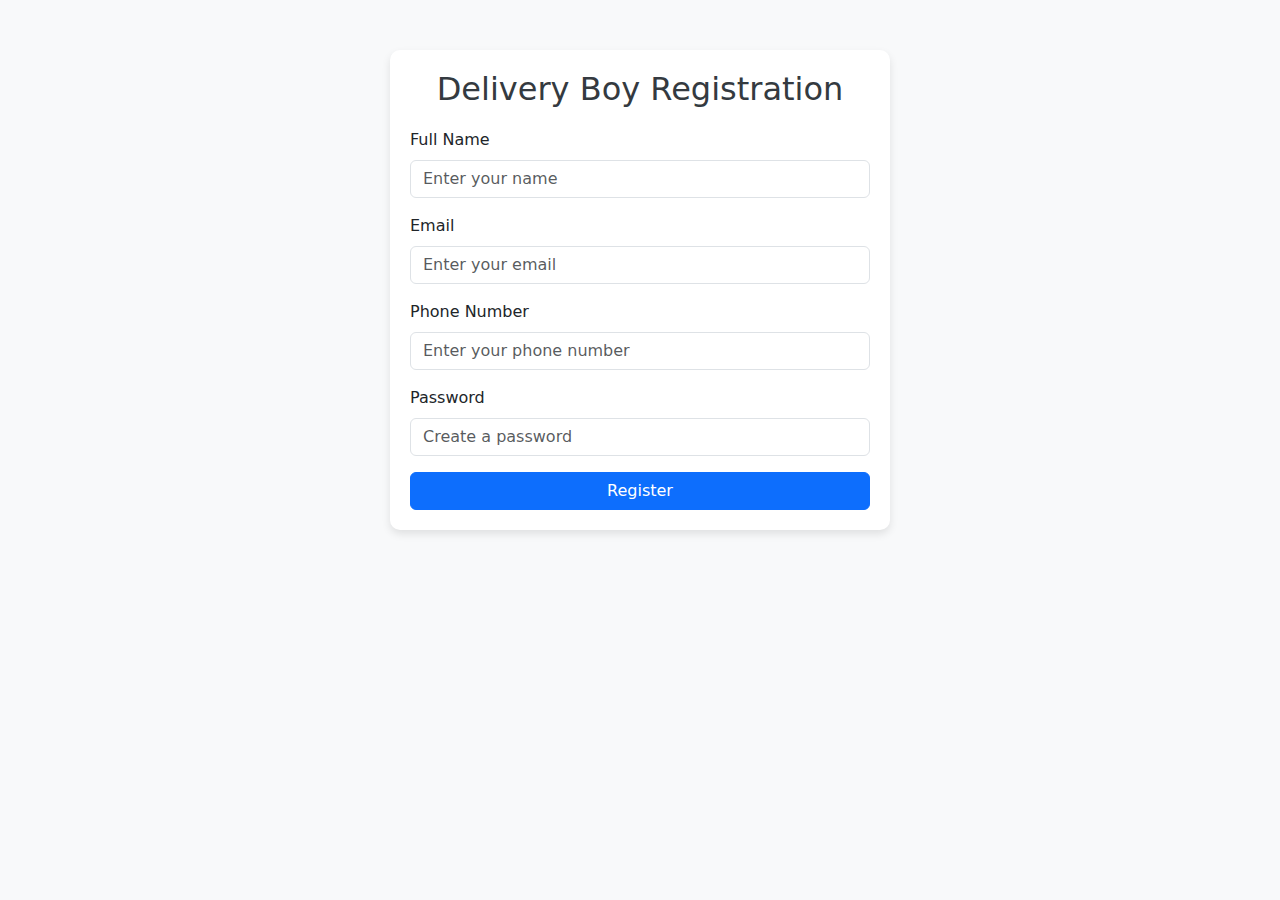
<file: register/delivery-boy/deliveryboy_register.html>
<!DOCTYPE html>
<html lang="en">
<head>
  <meta charset="UTF-8">
  <meta name="viewport" content="width=device-width, initial-scale=1.0">
  <title>Delivery Boy Registration</title>
  <!-- Bootstrap CSS -->
  <link href="https://cdn.jsdelivr.net/npm/bootstrap@5.3.1/dist/css/bootstrap.min.css" rel="stylesheet">
  <style>
    body {
      background-color: #f8f9fa;
    }
    .form-container {
      max-width: 500px;
      margin: 50px auto;
      background: white;
      padding: 20px;
      border-radius: 10px;
      box-shadow: 0 4px 8px rgba(0, 0, 0, 0.1);
    }
    .form-title {
      text-align: center;
      margin-bottom: 20px;
      color: #343a40;
    }
  </style>
</head>
<body>
  <div class="container">
    <div class="form-container">
      <h2 class="form-title">Delivery Boy Registration</h2>
      <form action="deliveryboy_register.php" method="POST" autocomplete="off">
        <div class="mb-3">
          <label for="name" class="form-label" >Full Name</label>
          <input type="text" class="form-control" id="name" name="name" placeholder="Enter your name" required>
        </div>
        <div class="mb-3">
          <label for="email" class="form-label">Email</label>
          <input type="email" class="form-control" id="email" name="email" placeholder="Enter your email" required>
        </div>
        <div class="mb-3">
          <label for="phone" class="form-label">Phone Number</label>
          <input type="tel" class="form-control" id="phone" name="phone" placeholder="Enter your phone number" required>
        </div>
        <div class="mb-3">
          <label for="password" class="form-label">Password</label>
          <input type="password" class="form-control" id="password" name="password" placeholder="Create a password" required>
        </div>
        <button type="submit" class="btn btn-primary w-100">Register</button>
      </form>
    </div>
  </div>
  <!-- Bootstrap JS Bundle -->
  <script src="https://cdn.jsdelivr.net/npm/bootstrap@5.3.1/dist/js/bootstrap.bundle.min.js"></script>
</body>
</html>
</file>
